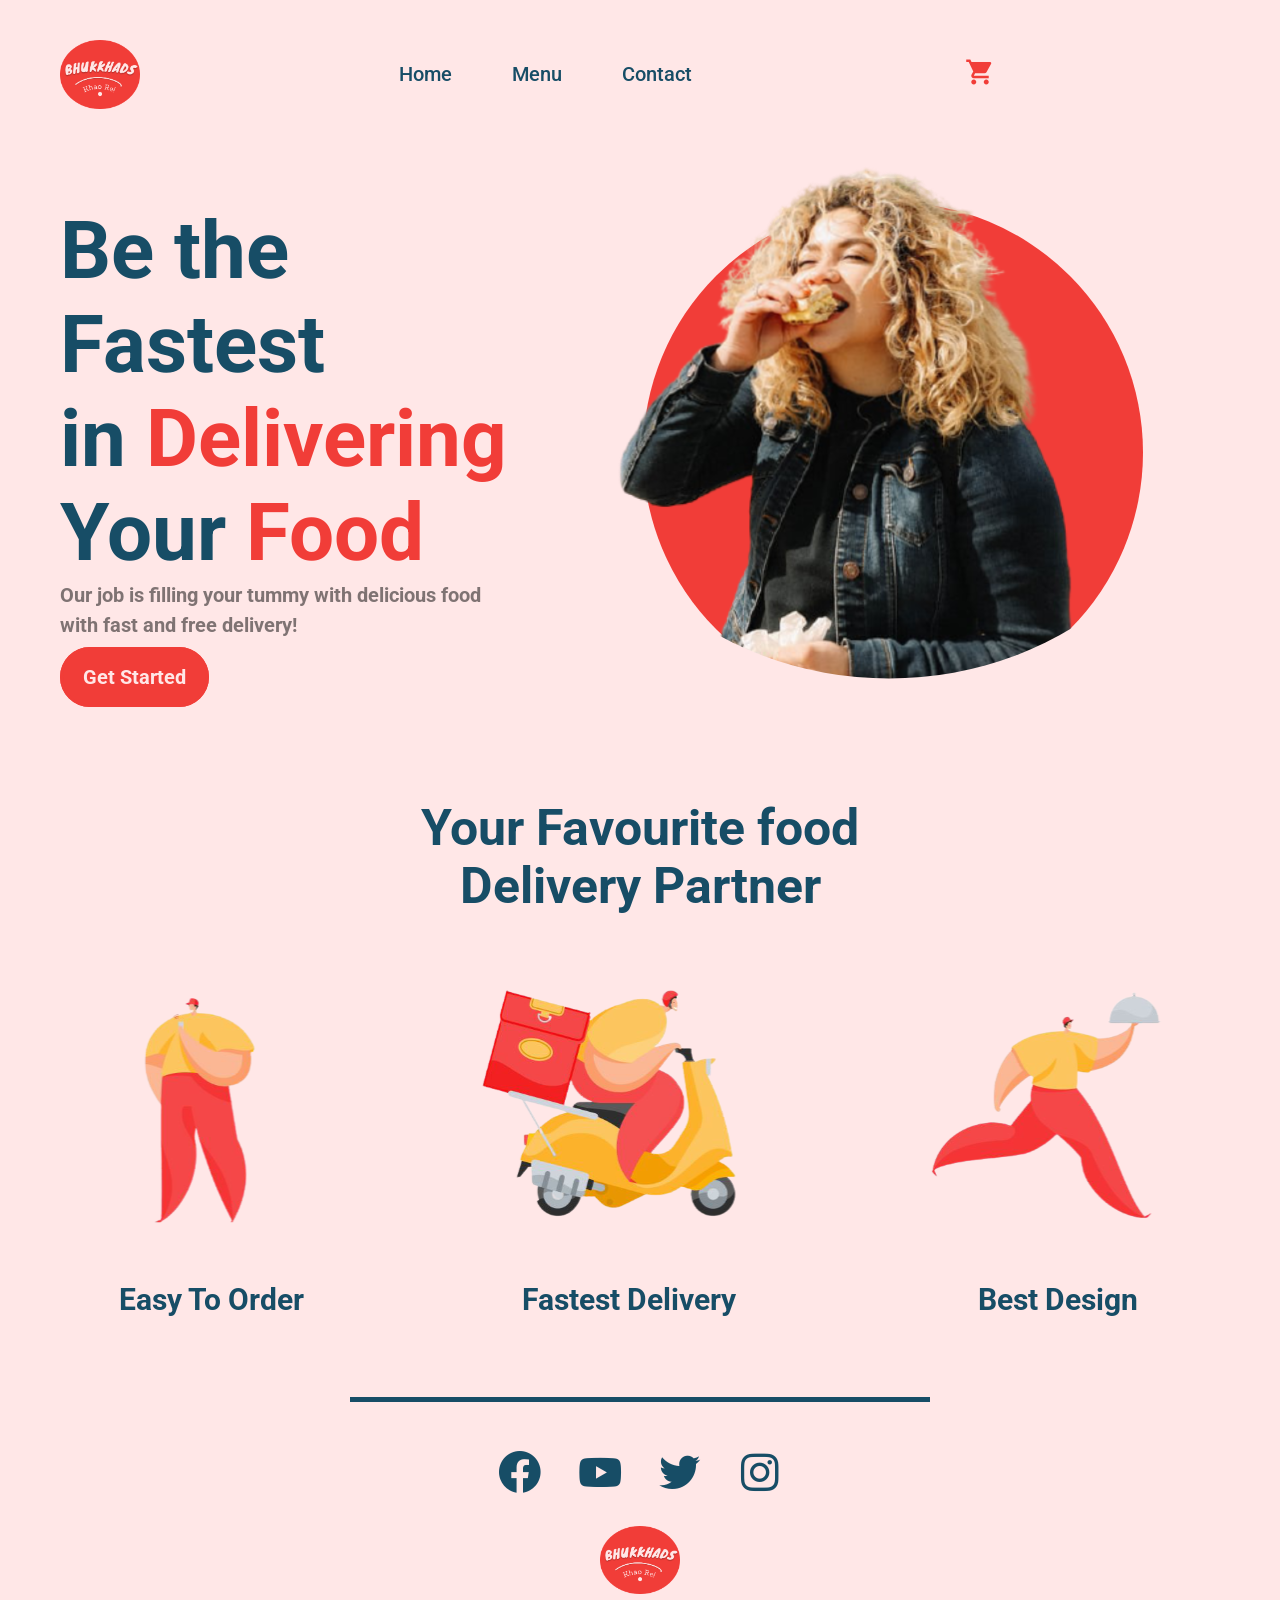
<file: index.html>
<!DOCTYPE html>
<html lang="en">
<head>
    <meta charset="UTF-8">
    <meta http-equiv="X-UA-Compatible" content="IE=edge">
    <meta name="viewport" content="width=device-width, initial-scale=1.0">
    <link href="https://fonts.googleapis.com/icon?family=Material+Icons"rel="stylesheet">
    <link href='https://unpkg.com/boxicons@2.0.7/css/boxicons.min.css' rel='stylesheet'>
    <link rel="stylesheet" href="homepage.css">
    <link rel="stylesheet" href="nav.css">
    <link rel="manifest" href="manifest.webmanifest">
    <script src="./service.js"></script>
    <title>Homepage</title>

</head>
<body>
    

    <!-- -------------------nav-bar-------------------------- -->
 <nav class="container">
     
        <img class="logo" src="/images/logo.png" alt="">
     
        <ul class="menu">
            <li><a href="/home">Home</a></li>
            <li><a href="/menu">Menu</a></li>
            <li><a href="/contact">Contact</a></li>
        </ul>

    <ul class="icon">
        <li><a href="/cart"><span class="material-icons">shopping_cart</span></a></li>
        <li><a href="/logout"><span class="material-icons">logout</span></a></li>  
        </ul>
     
    <button class="hamburger" id="hamburger">
        <i class='bx bx-menu btn-open'></i>
      </button>

 </nav>



 <!-- ---------------------------hero-section----------------------------- -->

 <section class="hero container">
     <div class="text">
        Be the Fastest<br>
        in <span class="red">Delivering</span><br>
        Your <span class="red">Food</span>
        <p>Our job is filling your tummy with delicious food<br>
            with fast and free delivery!</p>
        <a href="/menu" class="btn">Get Started</a>
     </div>
 
     <img src="/images/model.svg" alt="" class="model">

 </section>

 <!-- ------------------------------design-------------------------- -->

 <section class="design container">
    Your Favourite food<br> 
    Delivery Partner
   <div class="skill">
     <div class="order">
        <img src="./images/order1.svg" alt=""><br>
        Easy To Order
     </div>
     <div class="order">
        <img src="./images/order2.svg" alt=""><br>
        Fastest Delivery
    </div>
    <div class="order">
        <img src="./images/order3.svg" alt=""><br>
        Best Design
     </div>
    </div>
 </section>

 <!-- ------------------------footer---------------------- -->

 <footer class="container">

    <ul class="social">
        <li><a href="#"><i class='bx bxl-facebook-circle' ></i></a></li>
        <li><a href="#"><i class='bx bxl-youtube'></i></a></li>
        <li><a href="#"><i class='bx bxl-twitter' ></i></a></i></li>
        <li><a href="#"><i class='bx bxl-instagram' ></i></a></li>
    </ul>

    <div class="logos">
        <img class="logo" src="/images/logo.png" alt="">
    </div>
 </footer>

</body>
</html>
</file>
<file: homepage.css>
@import url('https://fonts.googleapis.com/css2?family=Roboto:ital,wght@0,300;0,400;0,500;0,700;0,900;1,300;1,400;1,500;1,700;1,900&display=swap');

* {
    margin: 0;
    padding: 0;
    box-sizing: border-box;
}

body{
    background-color: #FFE7E7;
    font-family: 'Roboto', sans-serif;
}

li{
    list-style: none;
}

html{
    font-size: 62.5%;
}

a{
    text-decoration: none;
    cursor: pointer;
}

.container{
    padding: 4rem 6rem;
}



/* ------------------------hero-section-------------------------- */

.hero{
    display: flex;
    justify-content: space-between;
}

.text{
    margin-top: 1.5rem;
    font-size: 8rem;
    font-weight: 700;
    color: #174D66;
}

.red{
    color: #F13D38;
}

.hero p{
    font-size: 2rem;
    color: rgba(0, 0, 0, 0.5);
    line-height: 3rem; 
    margin-bottom: -3rem;
}

.btn{
    margin: -7rem 0 0 0;
    padding: 1.5rem 2rem;
    font-size: 2rem;
    cursor: pointer;
    color: #FFE7E7;
    background-color: #f13d38;
    border: #f13d38 3px solid;
    border-radius: 4rem;
    transition: ease-in 0.35s;
}

.btn:hover{
    color: #f13d38;
    border: #f13d38 3px solid;
    background-color: #FFE7E7;
    transform: translateY(-0.5rem);
}

.model{
    margin-top: -14rem;
    z-index: -1;
}

/* ------------------------design----------------------- */

.design{
    margin-top: 1.5rem;
    font-size: 5rem;
    font-weight: 700;
    color: #174D66;
    text-align: center;
}

.skill{
    display: flex;
    justify-content: space-between;
    font-size: 3rem;
}

.order img{
    margin: 3rem 0;
}

/* ----------------footer------------------- */

footer{
    align-items: center;
}

.social{
    display: flex;
    justify-content: center;
    padding: 5rem 3rem 2rem;
    position: relative;
}

.social li a {
    padding: 0.5rem;
    margin: 0 1rem;
    color: #174D66;
    transition: ease-in 0.35s;
    font-size: 5rem;
}

.social li a:hover{
    color: #f13d38;
}

.logos{
    text-align: center;
    font-size: 5rem;
    font-weight: 700;
    color: #f13d38;
}

.social:before {
    content: '';
    width: 50%;
    border-bottom: solid 0.5rem #174D66;
    position: absolute;
    left: 25%;
    top: 0;
    z-index: 1;
}

/* --------------------media-------------------- */

@media (max-width: 1090px) {
    
.hero{
    flex-direction: column;
}

.text{
    justify-content: center;
    text-align: center;
}

.model{
    margin-top: 0;
}


.skill{
    flex-direction: column;
}

.hamburger{
    display: block;
}

.menu, .icon{
    display: none;
}

    
}

@media (max-width: 665px) {
    
.text{
    font-size: 6rem;
}

.hero p{
    font-size: 2rem;
    margin-bottom: 0;
}

.design{
    font-size: 3.5rem;
}

.skill{
    font-size: 3rem;
}
}
</file>
<file: nav.css>
nav{
    display: flex;
    justify-content: space-between;
    font-size: 2rem;
    align-items: center;
    /* padding: 2.5rem 0; */
}

.logo{
   width: 8rem;
   height: auto;
}

.menu, .icon{
    display: flex;

}

.menu li a{
    font-size: 2rem;
    margin: 0 3rem;
    color: #174D66;
    font-weight: 500;
    transition: ease-in 0.35s;
}

.menu li a:hover{
    color: #F13D38;
}

.hamburger, .icon li a {
    padding: 0.5rem;
    margin: 0 1rem;
    color: #F13D38;
    transition: ease-in 0.35s;
   
}

.material-icons{
    font-size: 3rem;
    color: #F13D38;
}

.icon li a:hover{
    color: #174D66;
}

.icon{
    background: none;
	border: none;
	cursor: pointer;
}

.hamburger{
    color: #f13d38;
    background: transparent;
    font-size: 3rem;
    cursor: pointer;
    border: none;
    display: none;
    margin-left: 1.5rem;
}

.hamburger:focus{
    outline: none;
}

.hamburger:hover{
    border: none;
    color: #174D66;
}
</file>
